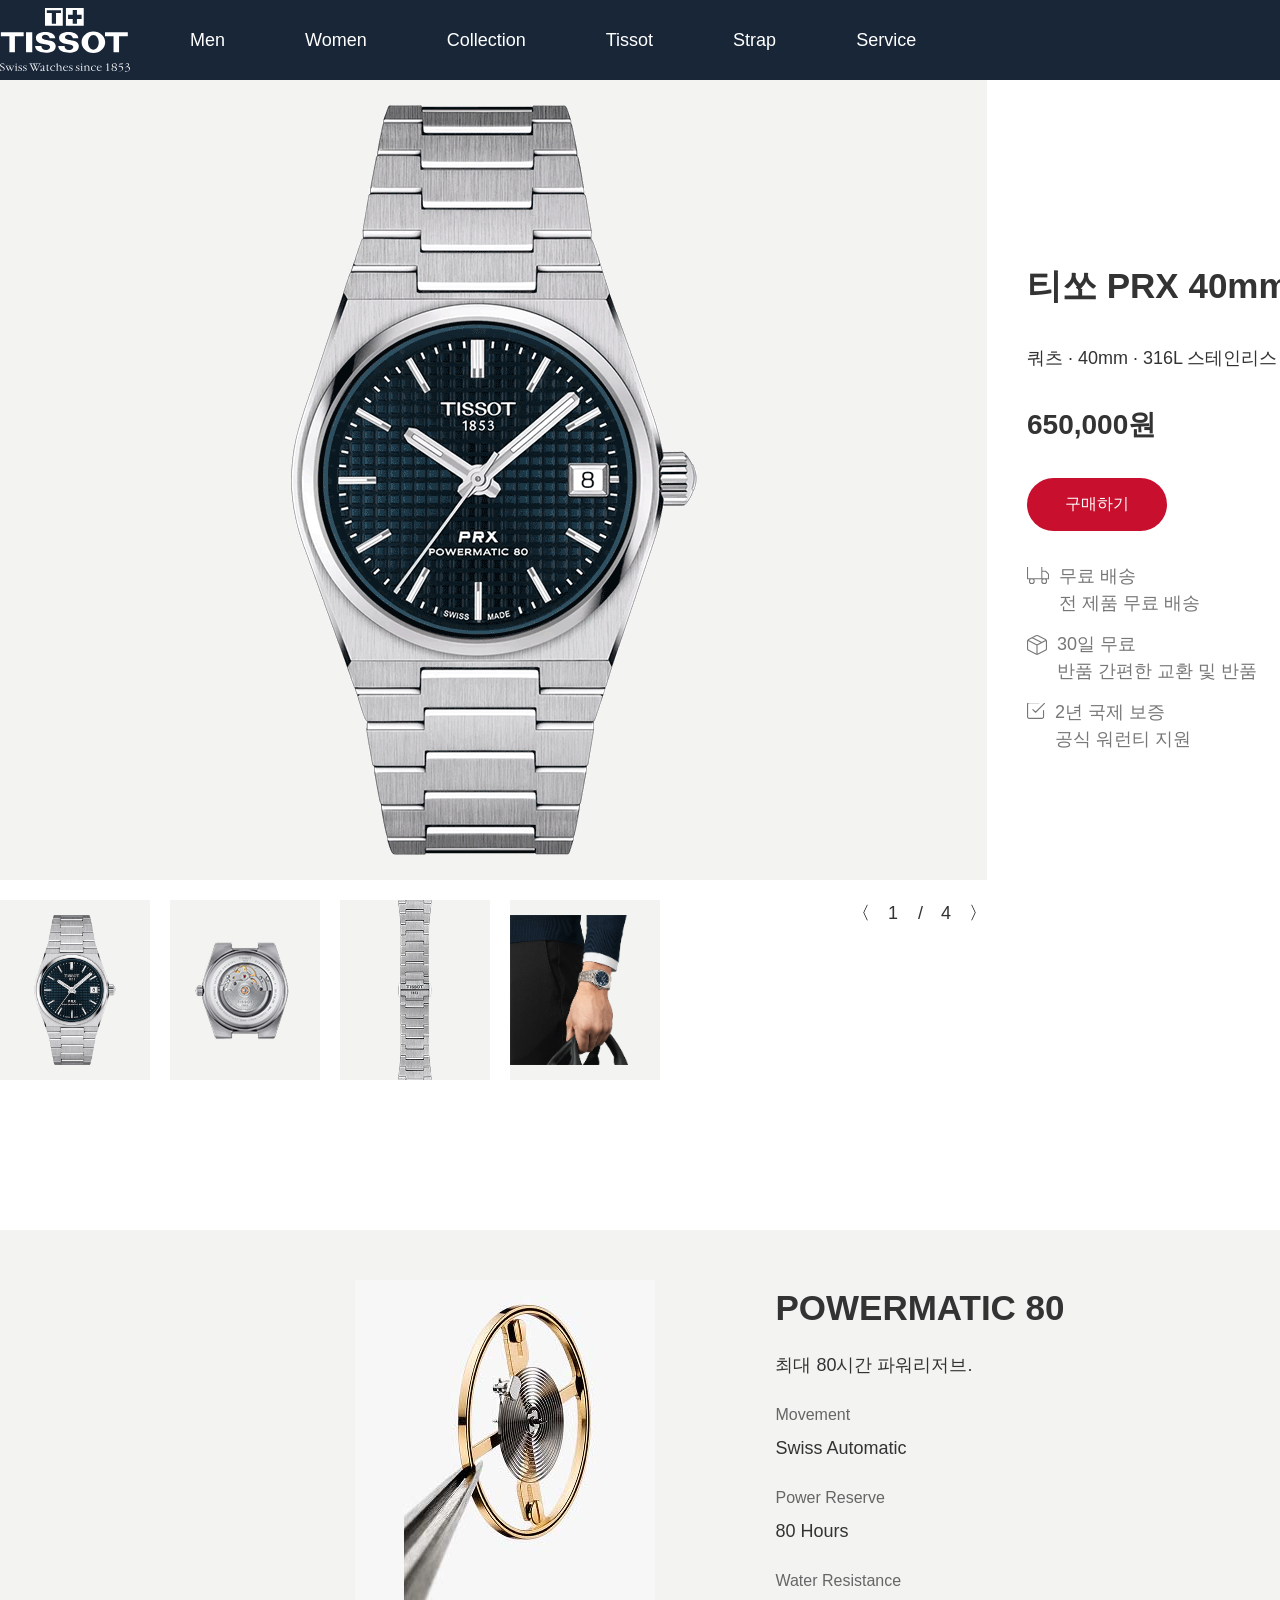
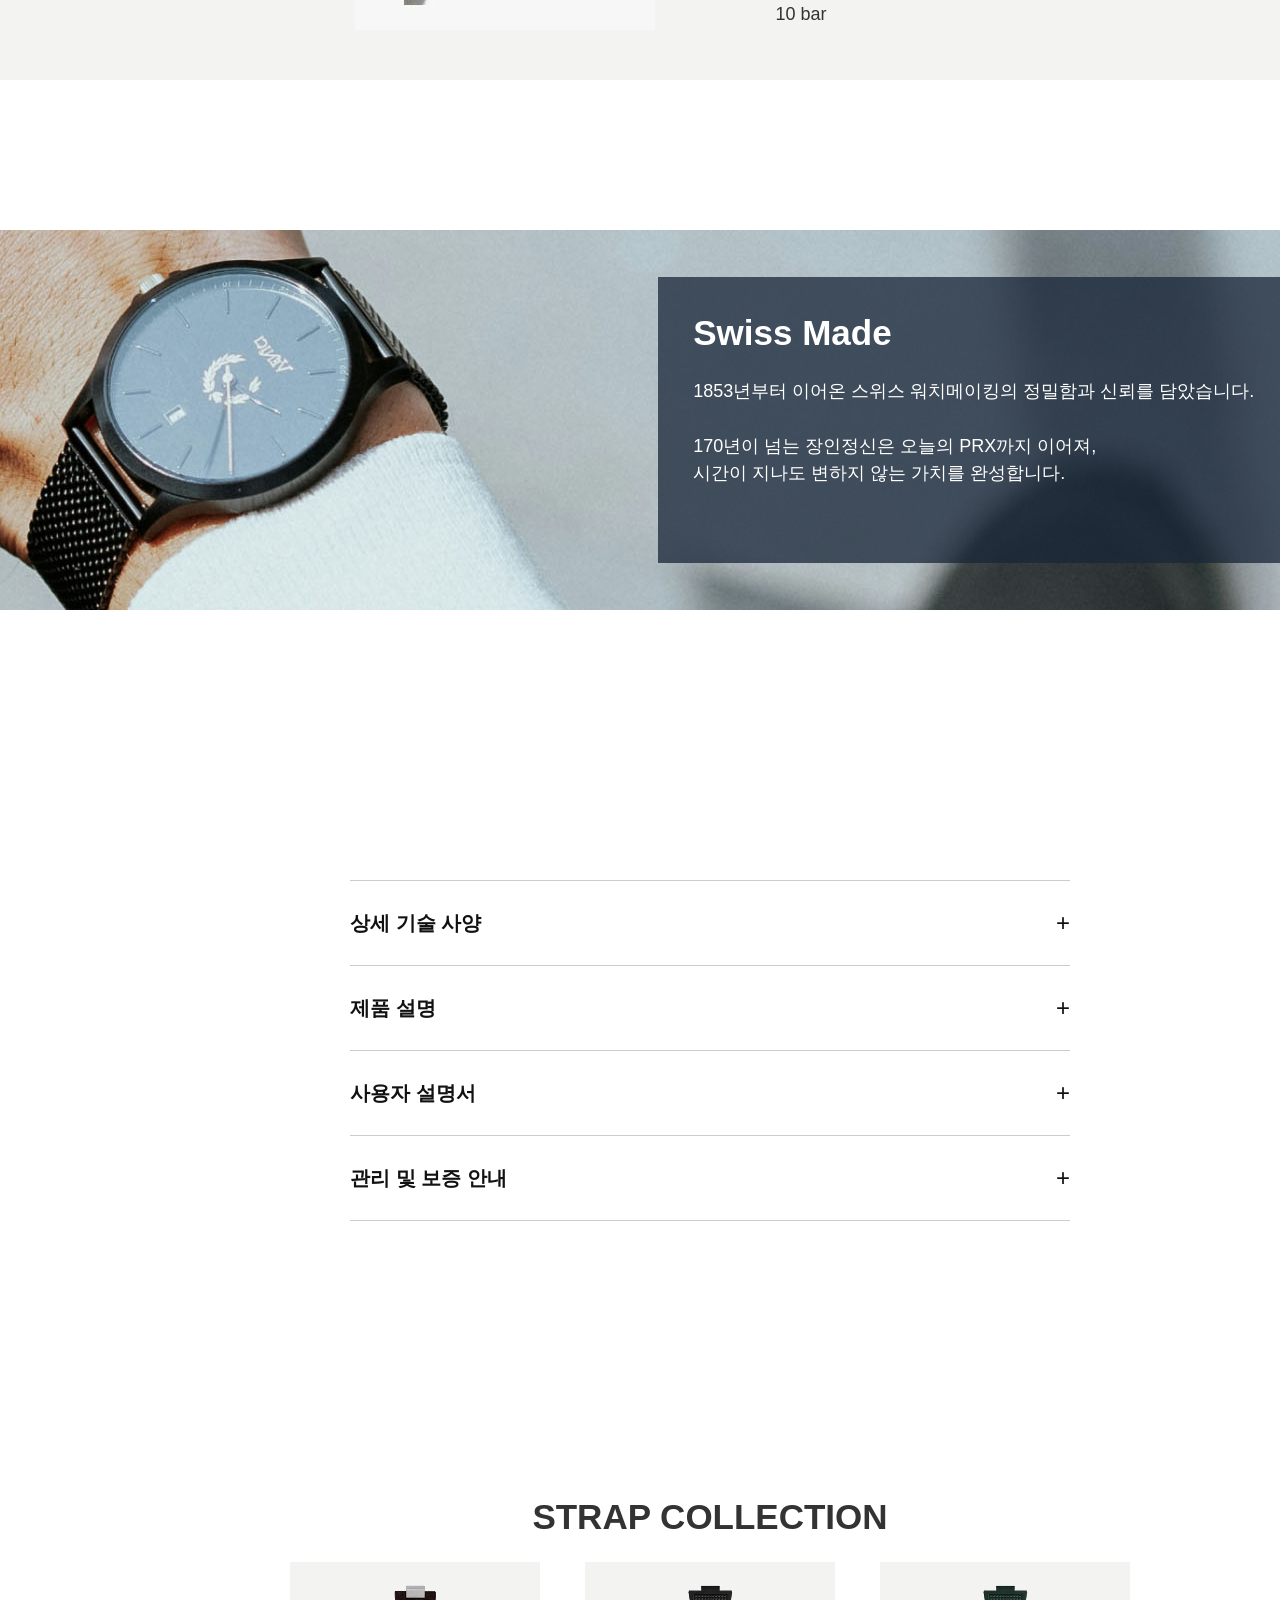
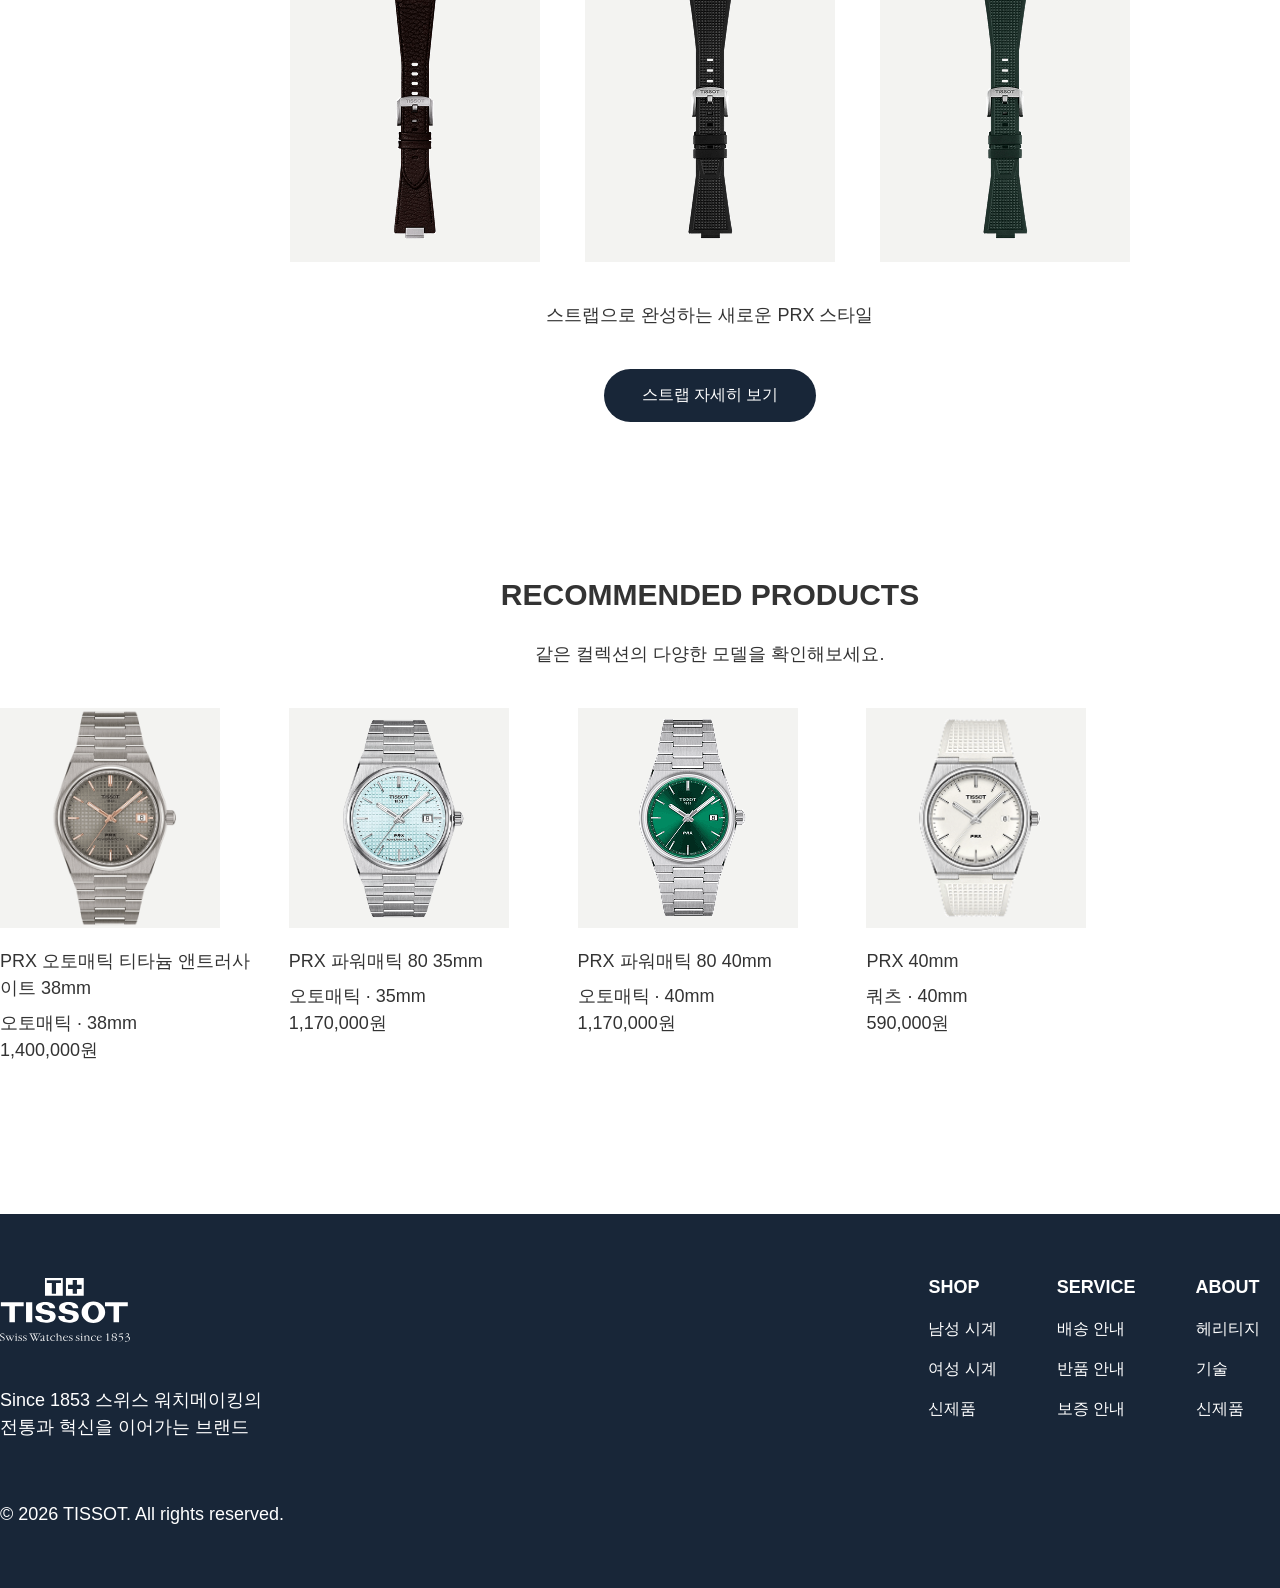
<file: tissot/detail.html>
<!DOCTYPE html>
<html lang="ko">

<head>
    <meta charset="UTF-8">
    <meta name="viewport" content="width=device-width, initial-scale=1.0">
    <title>Tissot Detail</title>
    <link rel="stylesheet" href="./css/common.css">
    <link rel="stylesheet" href="./css/detail.css">
</head>

<body>
    <header>
        <div class="header_inner">
            <h1 class="logo">
                <a href="index.html">
                    <img class="logo_img" src="./img/logo_tissot_white.svg" alt="logo_white">
                </a>
            </h1>
            <nav class="nav">
                <ul class="gnb">
                    <li>
                        <a>Men</a>
                        <div class="sub_menu">
                            <div class="sub_inner">
                                <div class="sub_list">
                                    <ul>
                                        <li>
                                            <a>Classic</a>
                                        </li>
                                        <li>
                                            <a>Sports</a>
                                        </li>
                                        <li>
                                            <a>T-Touch</a>
                                        </li>
                                        <li>
                                            <a>Pocket Watches</a>
                                        </li>
                                        <li>
                                            <a>Gold</a>
                                        </li>
                                    </ul>
                                </div>
                                <div class="sub_visual">
                                    <img src="./img/menu_men.jpg" alt="남성 시계 컬렉션">
                                    <div class="sub_visual_text">
                                        <p>시대를 초월한 클래식부터<br>
                                            역동적인 스포츠 워치까지.
                                        </p>
                                    </div>
                                </div>
                            </div>
                        </div>
                    </li>
                    <li>
                        <a>Women</a>
                        <div class="sub_menu">
                            <div class="sub_inner">
                                <div class="sub_list">
                                    <ul>
                                        <li>
                                            <a>T-Touch</a>
                                        </li>
                                        <li>
                                            <a>Classic</a>
                                        </li>
                                        <li>
                                            <a>Sports</a>
                                        </li>
                                        <li>
                                            <a>Gold</a>
                                        </li>
                                    </ul>
                                </div>
                                <div class="sub_visual">
                                    <img src="./img/menu_women.jpg" alt="여성 시계 컬렉션">
                                    <div class="sub_visual_text">
                                        <p>
                                            세련된 스타일과 정교한 기술이<br>
                                            조화를 이루는 여성 워치 컬렉션.
                                        </p>
                                    </div>
                                </div>
                            </div>
                        </div>
                    </li>
                    <li>
                        <a>Collection</a>
                        <div class="sub_menu">
                            <div class="sub_inner">
                                <div class="sub_list">
                                    <ul>
                                        <li>
                                            <a>All Collections</a>
                                        </li>
                                        <li>
                                            <a href="./product.html" class="btn_link featured_button">PRX</a>
                                        </li>
                                        <li>
                                            <a>Seastar</a>
                                        </li>
                                        <li>
                                            <a>Le Locle</a>
                                        </li>
                                        <li>
                                            <a>Gentleman</a>
                                        </li>
                                        <li>
                                            <a>Heritage</a>
                                        </li>
                                        <li>
                                            <a>T-Touch</a>
                                        </li>
                                    </ul>
                                </div>
                                <div class="sub_visual">
                                    <img src="./img/menu_collection.jpg" alt="컬렉션">
                                    <div class="sub_visual_text">
                                        <p>
                                            PRX부터 르로끌까지,<br>
                                            티쏘를 대표하는 다양한 컬렉션.
                                        </p>
                                    </div>
                                </div>
                            </div>
                        </div>
                    </li>
                    <li>
                        <a>Tissot</a>
                        <div class="sub_menu">
                            <div class="sub_inner">
                                <div class="sub_list">
                                    <ul>
                                        <li>
                                            <a href="./brand.html#about">About Tissot</a>
                                        </li>
                                        <li>
                                            <a href="./brand.html#heritage">Heritage</a>
                                        </li>
                                        <li>
                                            <a href="./brand.html#precision">Precision & Innovation</a>
                                        </li>
                                    </ul>
                                </div>
                                <div class="sub_visual">
                                    <img src="./img/menu_brand.jpg" alt="브랜드">
                                    <div class="sub_visual_text">
                                        <p>
                                            1853년부터 이어온 전통과 혁신,<br>
                                            스위스 워치메이킹의 역사
                                        </p>
                                    </div>
                                </div>
                            </div>
                        </div>
                    </li>
                    <li>
                        <a>Strap</a>
                    </li>
                    <li>
                        <a>Service</a>
                        <div class="sub_menu">
                            <div class="sub_inner">
                                <div class="sub_list">
                                    <ul>
                                        <li><a>Boutique Locator</a>
                                        </li>
                                        <li>
                                            <a>Customer Service</a>
                                        </li>
                                        <li>
                                            <a>
                                                Anti-Counterfeit<br>
                                                Protection
                                            </a>
                                        </li>
                                        <li>
                                            <a>
                                                Register Your<br>
                                                Watch
                                            </a>
                                        </li>
                                        <li>
                                            <a>Corporate Gifts</a>
                                        </li>
                                        <li>
                                            <a>Watch Finder</a>
                                        </li>
                                    </ul>
                                </div>
                                <div class="sub_visual">
                                    <img src="./img/menu_service.jpg" alt="서비스">
                                    <div class="sub_visual_text">
                                        <p>
                                            부티크 서비스부터 시계 관리까지,<br>
                                            오랜 시간을 함께하는 케어 경험
                                        </p>
                                    </div>
                                </div>
                            </div>
                        </div>
                    </li>
                </ul>
            </nav>
            <ul class="header_icon">
                <li>
                    <button class="menu_toggle btn">
                        <img src="./img/icon_filter_light.svg" alt="메뉴 열기">
                    </button>
                </li>
                <li>
                <li>
                    <a>
                        <svg width="20" height="20" viewBox="0 0 20 20" fill="none" xmlns="http://www.w3.org/2000/svg">
                            <circle cx="9.16699" cy="9.16797" r="5" stroke="currentColor" />
                            <path d="M16.667 16.668L14.167 14.168" stroke="currentColor" stroke-linecap="round" />
                        </svg>
                    </a>
                </li>

                <li>
                    <a>
                        <svg width="20" height="20" viewBox="0 0 20 20" fill="none" xmlns="http://www.w3.org/2000/svg">
                            <path
                                d="M2.91699 3.75H3.97547C4.6712 3.75 5.01906 3.75 5.28094 3.93876C5.54283 4.12752 5.65283 4.45753 5.87284 5.11754L6.25033 6.25"
                                stroke="currentColor" stroke-linecap="round" />
                            <path
                                d="M14.5837 14.582H6.70941C6.0736 14.582 5.62463 13.9591 5.82569 13.3559C6.07928 12.5952 6.79122 12.082 7.59314 12.082H12.0837"
                                stroke="currentColor" stroke-linecap="round" stroke-linejoin="round" />
                            <path
                                d="M11.6677 12.0833H9.41206C8.43579 12.0833 7.94766 12.0833 7.53805 11.8872C7.37379 11.8085 7.22104 11.7078 7.08403 11.5878C6.74241 11.2886 6.55012 10.8399 6.16555 9.9426C5.55132 8.5094 5.24421 7.79281 5.44971 7.23305C5.52971 7.01513 5.6592 6.81876 5.82799 6.65938C6.26153 6.25 7.04117 6.25 8.60043 6.25H12.4464C14.2546 6.25 15.1587 6.25 15.6046 6.73714C15.7507 6.89668 15.8605 7.08593 15.9266 7.2919C16.1283 7.92079 15.6797 8.70575 14.7826 10.2757C14.3378 11.0541 14.1154 11.4434 13.7742 11.6944C13.6576 11.7801 13.5321 11.853 13.3998 11.9116C13.0126 12.0833 12.5643 12.0833 11.6677 12.0833Z"
                                stroke="currentColor" stroke-linecap="round" />
                            <circle cx="14.1663" cy="16.6654" r="0.833333" fill="currentColor" />
                            <circle cx="7.50033" cy="16.6654" r="0.833333" fill="currentColor" />
                        </svg>
                    </a>
                </li>
                <li>
                    <a>
                        <svg width="20" height="20" viewBox="0 0 20 20" fill="none" xmlns="http://www.w3.org/2000/svg">
                            <circle cx="10.0003" cy="6.66536" r="2.83333" stroke="currentColor"
                                stroke-linecap="round" />
                            <path
                                d="M3.89557 14.7476C4.35607 12.3614 6.8314 11.25 9.26167 11.25H10.7383C13.1686 11.25 15.6439 12.3614 16.1044 14.7476C16.1361 14.9116 16.1634 15.08 16.1856 15.2523C16.2561 15.8001 15.8023 16.25 15.25 16.25H4.75C4.19771 16.25 3.74395 15.8001 3.81441 15.2523C3.83657 15.08 3.86392 14.9116 3.89557 14.7476Z"
                                stroke="currentColor" stroke-linecap="round" />
                        </svg>
                    </a>
                </li>
            </ul>
        </div>
    </header>

    <nav class="detail_nav">
        <div class="detail_inner inner">
            <a href="./product.html" class="back_link">&larr; PRX 컬렉션으로 돌아가기</a>
            <ul>
                <li><a href="#product_detail">Product Info</a></li>
                <li><a href="#technology">Technology</a></li>
                <li><a href="#brand_story">brand story</a></li>
                <li><a href="#product_information">product information</a></li>
                <li><a href="#strap_collection">strap collection</a></li>
                <li><a href="#recommended_products">recommended products</a></li>
            </ul>
        </div>
    </nav>

    <!-- 네비게이션 끝 -->

    <section id="product_detail">
        <div class="product_inner inner">
            <div class="product_gallery">
                <div class="move_wrap">
                    <div class="slider_move">
                        <div class="main_gallery gallery_1">
                            <img alt="">
                        </div>
                        <div class="main_gallery gallery_2">
                            <img alt="">
                        </div>
                        <div class="main_gallery gallery_3">
                            <img alt="">
                        </div>
                        <div class="main_gallery gallery_4">
                            <img alt="">
                        </div>
                    </div>
                </div>

                <div class="gallery_thumbnails">
                    <div class="thumbnail_item">
                        <img alt="">
                    </div>
                    <div class="thumbnail_item">
                        <img alt="">
                    </div>
                    <div class="thumbnail_item">
                        <img alt="">
                    </div>
                    <div class="thumbnail_item">
                        <img alt="">
                    </div>

                    <div class="product_arrow">
                        <button class="prev">〈</button>
                        <p class="current_number">1</p>
                        <span class="slash">/</span>
                        <p class="total_number">4</p>
                        <button class="next">〉</button>
                    </div>
                </div>

            </div>
            <div class="product_info">
                <div class="product_summary">
                    <p class="product_name"></p>
                    <p class="product_description"></p>
                    <p class="product_price"></p>
                </div>

                <a>
                    <button class="purchase_button btn_round">
                        구매하기
                    </button>
                </a>

                <div class="benefit_list">
                    <div class="benefit_item">
                        <img class="benefit_delivery" src="./img/icon_delivery.svg" alt="배송 아이콘">
                        <p class="benefit_text">무료 배송<br>
                            전 제품 무료 배송
                        </p>
                    </div>

                    <div class="benefit_item">
                        <img class="benefit_return" src="./img/icon_return.svg" alt="반품 아이콘">
                        <p class="benefit_text">30일 무료<br>
                            반품 간편한 교환 및 반품
                        </p>
                    </div>

                    <div class="benefit_item">
                        <img class="benefit_surety" src="./img/icon_warranty.svg" alt="보증 아이콘">
                        <p class="benefit_text">2년 국제 보증<br>
                            공식 워런티 지원
                        </p>
                    </div>
                </div>
            </div>
        </div>
    </section>

    <!-- 제품 설명 끝 -->

    <section id="technology">
        <div class="technology_inner inner">
            <div class="technology_visual">
                <img src="./img/detail_technology_movement.jpg" alt="테크놀로지 이미지">
            </div>
            <div class="technology_content">
                <h2 class="technology_title">
                    POWERMATIC 80
                </h2>
                <p class="technology_description">
                    최대 80시간 파워리저브.
                </p>
                <p class="spec_label">Movement</p>
                <p class="spec_value">Swiss Automatic</p>

                <div class="spec_item">
                    <p class="spec_label">Power Reserve</p>
                    <p class="spec_value">80 Hours</p>
                </div>

                <div class="spec_item">
                    <p class="spec_label">Water Resistance</p>
                    <p class="spec_value">10 bar</p>
                </div>
            </div>
        </div>
    </section>

    <!-- 기술 끝 -->

    <section id="brand_story">
        <div class="brand_inner inner">
            <div class="story_banner">
                <h2 class="banner_title">Swiss Made</h2>
                <p class="story_description">1853년부터 이어온 스위스 워치메이킹의 정밀함과 신뢰를 담았습니다.</p>
                <p class="story_detail">170년이 넘는 장인정신은 오늘의 PRX까지 이어져,<br class="pc_br">
                    시간이 지나도 변하지 않는 가치를 완성합니다.</p>
            </div>
        </div>
    </section>

    <!-- 브랜드 스토리 끝 -->

    <section id="product_information">
        <div class="product_inner inner">
            <div class="accordion">

                <div class="accordion_item">
                    <button class="accordion_title">
                        <span class="accordion_text">상세 기술 사양</span>
                        <span class="accordion_icon">+</span>
                    </button>

                    <div class="accordion_content">
                        <p>
                            무브먼트와 케이스 사이즈, 소재 및 방수 성능은
                            제품 모델에 따라 다르게 적용됩니다.<br>
                            자세한 사양은 해당 제품 정보를 확인해 주세요.
                        </p>
                    </div>
                </div>

                <div class="accordion_item">
                    <button class="accordion_title">
                        <span class="accordion_text">제품 설명</span>
                        <span class="accordion_icon">+</span>
                    </button>

                    <div class="accordion_content">
                        <p>
                            티쏘의 스위스 워치메이킹 기술과 정교한 디자인을 담은 제품입니다.
                            일상과 포멀한 스타일 모두에 자연스럽게 어울리며, 
                            컬렉션별 개성과 기능을 경험할 수 있습니다.
                        </p>
                    </div>
                </div>

                <div class="accordion_item">
                    <button class="accordion_title">
                        <span class="accordion_text">사용자 설명서</span>
                        <span class="accordion_icon">+</span>
                    </button>

                    <div class="accordion_content">
                        <p>
                            시간 설정, 날짜 조정 등 제품 사용 방법은
                            제품과 함께 제공되는 사용자 설명서를 참고해 주세요.
                        </p>

                        <a class="manual_link">
                            사용자 설명서 보기 →
                        </a>
                    </div>
                </div>

                <div class="accordion_item">
                    <button class="accordion_title">
                        <span class="accordion_text">관리 및 보증 안내</span>
                        <span class="accordion_icon">+</span>
                    </button>

                    <div class="accordion_content">
                        <p>
                            강한 충격과 자기장, 급격한 온도 변화는 피해주세요.
                            정기적인 점검과 세척을 통해 제품의 성능과 외관을 오래 유지할 수 있습니다.
                        </p>

                        <p>
                            본 제품은 구매일로부터 2년간 국제 보증이 적용되며,
                            정상적인 사용 중 발생한 제조상 결함에 대해 서비스를 받을 수 있습니다.
                        </p>
                    </div>
                </div>
            </div>
        </div>
    </section>

    <section id="strap_collection">
        <div class="strap_inner inner">
            <h2 class="strap_title">STRAP COLLECTION</h2>
            <div class="strap_list">
                <div class="strap_item">
                    <img src="./img/strap_brown_leather.png" alt="스트랩 이미지">
                </div>
                <div class="strap_item">
                    <img src="./img/strap_black_rubber.png" alt="스트랩 이미지">
                </div>
                <div class="strap_item">
                    <img src="./img/strap_green_rubber.png" alt="스트랩 이미지">
                </div>
            </div>
            <p class="">스트랩으로 완성하는 새로운 PRX 스타일</p>
            <a>
                <button class="strap_button btn_round">
                    스트랩 자세히 보기
                </button>
            </a>
        </div>
    </section>

    <!-- 스트랩 끝 -->

    <section id="recommended_products">
        <div class="recommended_inner inner">
            <div class="recommended_text">
                <p class="recommended_title">
                    RECOMMENDED PRODUCTS
                </p>
                <p class="recommended_decoration">
                    같은 컬렉션의 다양한 모델을 확인해보세요.
                </p>
            </div>
            <div class="recommended_list">
            </div>
        </div>

    </section>

    <!-- 추천 상품 끝 -->

    <footer class="footer">
        <div class="footer_inner inner">
            <div class="footer_top">
                <div class="footer_brand">
                    <div class="footer_logo">
                        <img src="./img/logo_tissot_white.svg" alt="Tissot">
                    </div>
                    <p>
                        Since 1853 스위스 워치메이킹의<br>
                        전통과 혁신을 이어가는 브랜드
                    </p>
                </div>
                <nav class="footer_menu_wrap">
                    <ul>
                        <li class="menu_wrap SHOP">
                            <a>SHOP</a>
                        </li>
                        <li class="footer_menu_link">
                            <a>남성 시계</a>
                        </li>
                        <li class="footer_menu_link">
                            <a>여성 시계</a>
                        </li>
                        <li class="footer_menu_link">
                            <a>신제품</a>
                        </li>
                    </ul>
                    <ul>
                        <li class="menu_wrap SERVICE">
                            <a>SERVICE</a>
                        </li>
                        <li class="footer_menu_link">
                            <a>배송 안내</a>
                        </li>
                        <li class="footer_menu_link">
                            <a>반품 안내</a>
                        </li>
                        <li class="footer_menu_link">
                            <a>보증 안내</a>
                        </li>
                    </ul>
                    <ul>
                        <li class="menu_wrap ABOUT">
                            <a>ABOUT</a>
                        </li>
                        <li class="footer_menu_link">
                        <a>헤리티지</a>
                        </li>
                        <li class="footer_menu_link">
                            <a>기술</a>
                        </li>
                        <li class="footer_menu_link">
                            <a>신제품</a>
                        </li>
                    </ul>
                    <ul>
                        <li class="menu_wrap ABOUT">
                            <a>FOLLOW</a>
                        </li>
                        <li class="footer_menu_link">
                            <a>SNS</a>
                        </li>
                        <li class="footer_menu_link">
                            <a>Newsletter</a>
                        </li>
                        <li class="footer_menu_link">
                            <a>개인정보 방침
                            </a>
                        </li>
                        <li class="footer_menu_link">
                            <a>이용약관</a>
                        </li>
                    </ul>
                </nav>
            </div>
            <div class="footer_bottom">
                <p>
                    © 2026 TISSOT. All rights reserved.
                </p>
            </div>
        </div>
    </footer>
    <script src="./js/common.js"></script>
    <script src="./js/detail.js"></script>
</body>

</html>
</file>
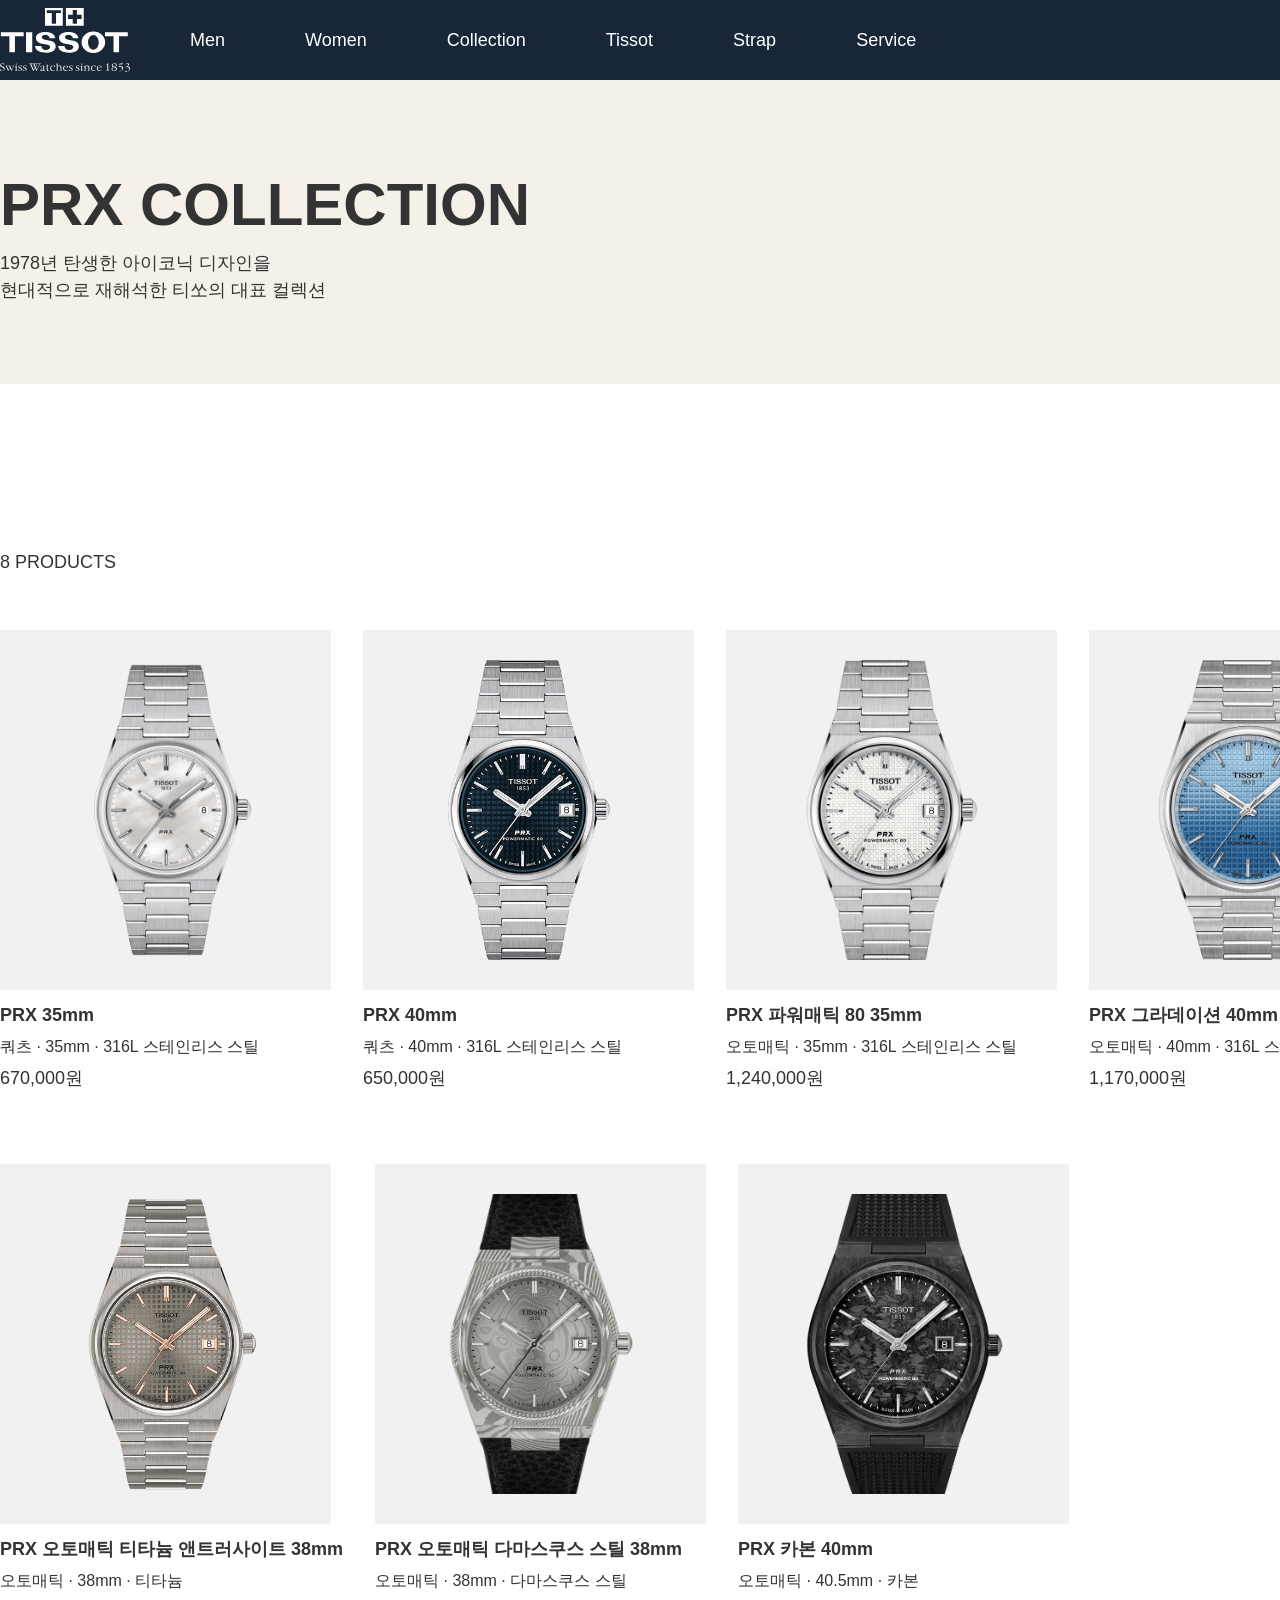
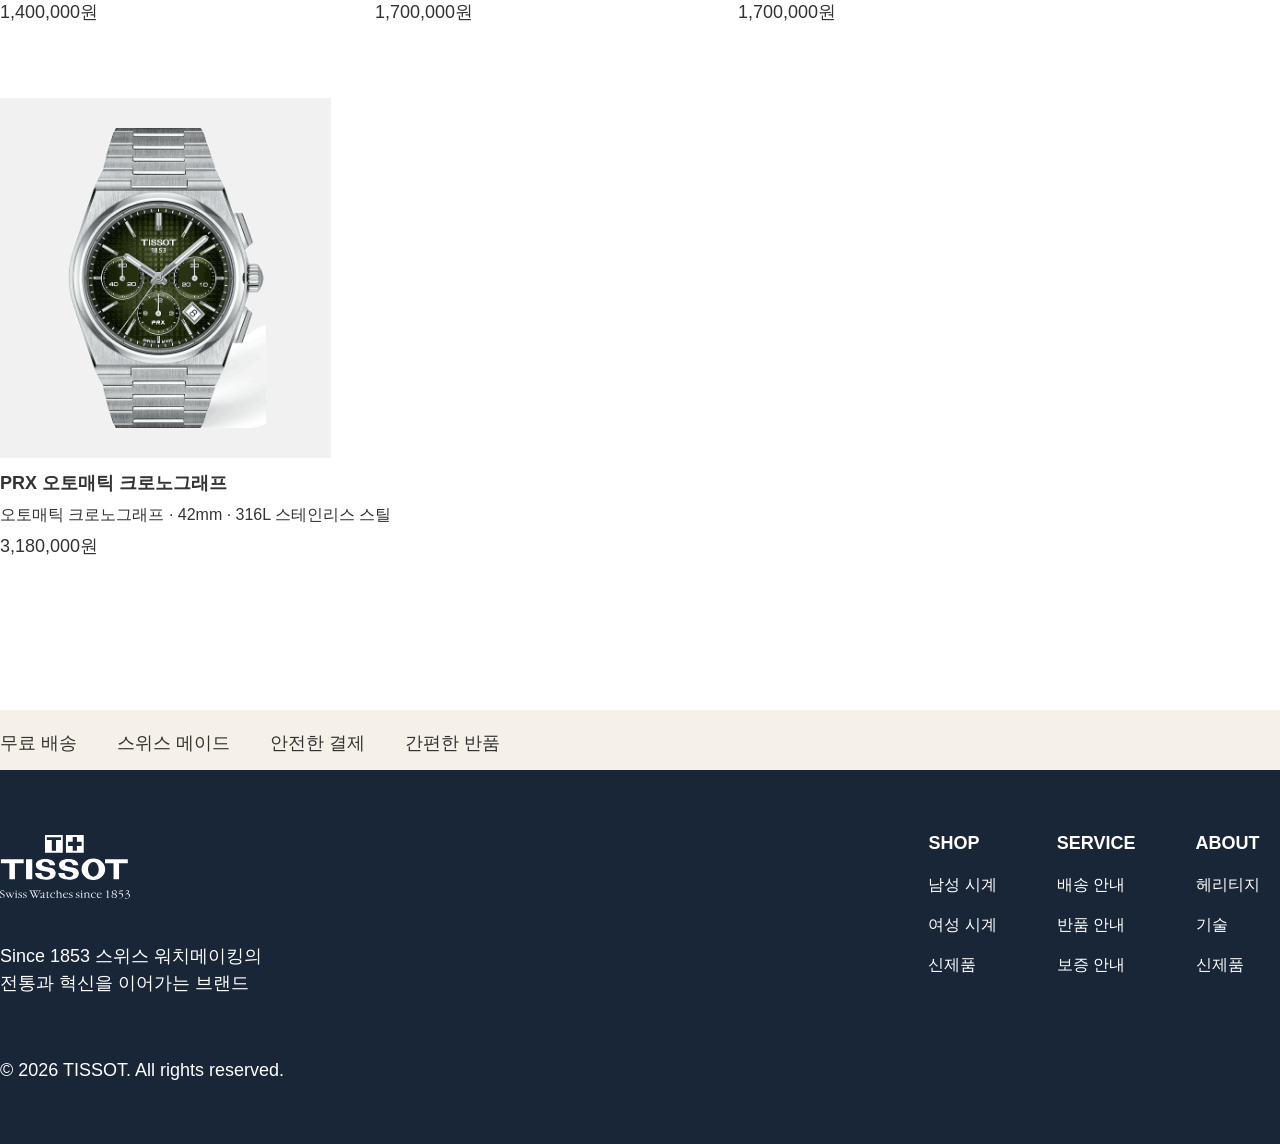
<file: tissot/product.html>
<!DOCTYPE html>
<html lang="ko">

<head>
    <meta charset="UTF-8">
    <meta name="viewport" content="width=device-width, initial-scale=1.0">
    <title>Tissot Products</title>
    <link rel="stylesheet" href="./css/common.css">
    <link rel="stylesheet" href="./css/products.css">
</head>

<body>
    <header>
        <div class="header_inner">
            <h1 class="logo">
                <a href="./index.html">
                    <img class="logo_img" src="./img/logo_tissot_white.svg" alt="logo_white">
                </a>
            </h1>
            <nav class="nav">
                <ul class="gnb">
                    <li>
                        <a>Men</a>
                        <div class="sub_menu">
                            <div class="sub_inner">
                                <div class="sub_list">
                                    <ul>
                                        <li>
                                            <a>Classic</a>
                                        </li>
                                        <li>
                                            <a>Sports</a>
                                        </li>
                                        <li>
                                            <a>T-Touch</a>
                                        </li>
                                        <li>
                                            <a>Pocket Watches</a>
                                        </li>
                                        <li>
                                            <a>Gold</a>
                                        </li>
                                    </ul>
                                </div>
                                <div class="sub_visual">
                                    <img src="./img/menu_men.jpg" alt="남성 시계 컬렉션">
                                    <div class="sub_visual_text">
                                        <p>시대를 초월한 클래식부터<br>
                                            역동적인 스포츠 워치까지.
                                        </p>
                                    </div>
                                </div>
                            </div>
                        </div>
                    </li>
                    <li>
                        <a>Women</a>
                        <div class="sub_menu">
                            <div class="sub_inner">
                                <div class="sub_list">
                                    <ul>
                                        <li>
                                            <a>T-Touch</a>
                                        </li>
                                        <li>
                                            <a>Classic</a>
                                        </li>
                                        <li>
                                            <a>Sports</a>
                                        </li>
                                        <li>
                                            <a>Gold</a>
                                        </li>
                                    </ul>
                                </div>
                                <div class="sub_visual">
                                    <img src="./img/menu_women.jpg" alt="여성 시계 컬렉션">
                                    <div class="sub_visual_text">
                                        <p>
                                            세련된 스타일과 정교한 기술이<br>
                                            조화를 이루는 여성 워치 컬렉션.
                                        </p>
                                    </div>
                                </div>
                            </div>
                        </div>
                    </li>
                    <li>
                        <a>Collection</a>
                        <div class="sub_menu">
                            <div class="sub_inner">
                                <div class="sub_list">
                                    <ul>
                                        <li>
                                            <a>All Collections</a>
                                        </li>
                                        <li>
                                            <a href="./product.html" class="btn_link featured_button">PRX</a>
                                        </li>
                                        <li>
                                            <a>Seastar</a>
                                        </li>
                                        <li>
                                            <a>Le Locle</a>
                                        </li>
                                        <li>
                                            <a>Gentleman</a>
                                        </li>
                                        <li>
                                            <a>Heritage</a>
                                        </li>
                                        <li>
                                            <a>T-Touch</a>
                                        </li>
                                    </ul>
                                </div>
                                <div class="sub_visual">
                                    <img src="./img/menu_collection.jpg" alt="컬렉션">
                                    <div class="sub_visual_text">
                                        <p>
                                            PRX부터 르로끌까지,<br>
                                            티쏘를 대표하는 다양한 컬렉션.
                                        </p>
                                    </div>
                                </div>
                            </div>
                        </div>
                    </li>
                    <li>
                        <a>Tissot</a>
                        <div class="sub_menu">
                            <div class="sub_inner">
                                <div class="sub_list">
                                    <ul>
                                        <li>
                                            <a href="./brand.html#about">About Tissot</a>
                                        </li>
                                        <li>
                                            <a href="./brand.html#heritage">Heritage</a>
                                        </li>
                                        <li>
                                            <a href="./brand.html#precision">Precision & Innovation</a>
                                        </li>
                                    </ul>
                                </div>
                                <div class="sub_visual">
                                    <img src="./img/menu_brand.jpg" alt="브랜드">
                                    <div class="sub_visual_text">
                                        <p>
                                            1853년부터 이어온 전통과 혁신,<br>
                                            스위스 워치메이킹의 역사
                                        </p>
                                    </div>
                                </div>
                            </div>
                        </div>
                    </li>
                    <li>
                        <a>Strap</a>
                    </li>
                    <li>
                        <a>Service</a>
                        <div class="sub_menu">
                            <div class="sub_inner">
                                <div class="sub_list">
                                    <ul>
                                        <li><a>Boutique Locator</a>
                                        </li>
                                        <li>
                                            <a>Customer Service</a>
                                        </li>
                                        <li>
                                            <a>
                                                Anti-Counterfeit<br>
                                                Protection
                                            </a>
                                        </li>
                                        <li>
                                            <a>
                                                Register Your<br>
                                                Watch
                                            </a>
                                        </li>
                                        <li>
                                            <a>Corporate Gifts</a>
                                        </li>
                                        <li>
                                            <a>Watch Finder</a>
                                        </li>
                                    </ul>
                                </div>
                                <div class="sub_visual">
                                    <img src="./img/menu_service.jpg" alt="서비스">
                                    <div class="sub_visual_text">
                                        <p>
                                            부티크 서비스부터 시계 관리까지,<br>
                                            오랜 시간을 함께하는 케어 경험
                                        </p>
                                    </div>
                                </div>
                            </div>
                        </div>
                    </li>
                </ul>
            </nav>
            <ul class="header_icon">
                <li>
                    <button class="menu_toggle btn">
                        <img src="./img/icon_filter_light.svg" alt="메뉴 열기">
                    </button>
                </li>
                <li>
                    <a>
                        <svg width="20" height="20" viewBox="0 0 20 20" fill="none" xmlns="http://www.w3.org/2000/svg">
                            <circle cx="9.16699" cy="9.16797" r="5" stroke="currentColor" />
                            <path d="M16.667 16.668L14.167 14.168" stroke="currentColor" stroke-linecap="round" />
                        </svg>
                    </a>
                </li>

                <li>
                    <a>
                        <svg width="20" height="20" viewBox="0 0 20 20" fill="none" xmlns="http://www.w3.org/2000/svg">
                            <path
                                d="M2.91699 3.75H3.97547C4.6712 3.75 5.01906 3.75 5.28094 3.93876C5.54283 4.12752 5.65283 4.45753 5.87284 5.11754L6.25033 6.25"
                                stroke="currentColor" stroke-linecap="round" />
                            <path
                                d="M14.5837 14.582H6.70941C6.0736 14.582 5.62463 13.9591 5.82569 13.3559C6.07928 12.5952 6.79122 12.082 7.59314 12.082H12.0837"
                                stroke="currentColor" stroke-linecap="round" stroke-linejoin="round" />
                            <path
                                d="M11.6677 12.0833H9.41206C8.43579 12.0833 7.94766 12.0833 7.53805 11.8872C7.37379 11.8085 7.22104 11.7078 7.08403 11.5878C6.74241 11.2886 6.55012 10.8399 6.16555 9.9426C5.55132 8.5094 5.24421 7.79281 5.44971 7.23305C5.52971 7.01513 5.6592 6.81876 5.82799 6.65938C6.26153 6.25 7.04117 6.25 8.60043 6.25H12.4464C14.2546 6.25 15.1587 6.25 15.6046 6.73714C15.7507 6.89668 15.8605 7.08593 15.9266 7.2919C16.1283 7.92079 15.6797 8.70575 14.7826 10.2757C14.3378 11.0541 14.1154 11.4434 13.7742 11.6944C13.6576 11.7801 13.5321 11.853 13.3998 11.9116C13.0126 12.0833 12.5643 12.0833 11.6677 12.0833Z"
                                stroke="currentColor" stroke-linecap="round" />
                            <circle cx="14.1663" cy="16.6654" r="0.833333" fill="currentColor" />
                            <circle cx="7.50033" cy="16.6654" r="0.833333" fill="currentColor" />
                        </svg>
                    </a>
                </li>
                <li>
                    <a>
                        <svg width="20" height="20" viewBox="0 0 20 20" fill="none" xmlns="http://www.w3.org/2000/svg">
                            <circle cx="10.0003" cy="6.66536" r="2.83333" stroke="currentColor"
                                stroke-linecap="round" />
                            <path
                                d="M3.89557 14.7476C4.35607 12.3614 6.8314 11.25 9.26167 11.25H10.7383C13.1686 11.25 15.6439 12.3614 16.1044 14.7476C16.1361 14.9116 16.1634 15.08 16.1856 15.2523C16.2561 15.8001 15.8023 16.25 15.25 16.25H4.75C4.19771 16.25 3.74395 15.8001 3.81441 15.2523C3.83657 15.08 3.86392 14.9116 3.89557 14.7476Z"
                                stroke="currentColor" stroke-linecap="round" />
                        </svg>
                    </a>
                </li>
            </ul>
        </div>
    </header>

    <!-- 메인 메뉴 끝 -->

    <section class="banner">
        <div class="inner">
            <h2 class="banner_title">
                PRX COLLECTION
            </h2>

            <p>
                1978년 탄생한 아이코닉 디자인을<br>
                현대적으로 재해석한 티쏘의 대표 컬렉션
            </p>
        </div>
    </section>

    <!-- 배너 끝 -->

    <section class="product_section">
        <div class="filter_overlay"></div>

        <div class="product_inner inner">
            <div class="product_tools">
                <p class="product_count">8 PRODUCTS</p>

                <div class="product_tool_buttons">
                    <button type="button" class="filter_open">
                        FILTER
                        <img src="./img/icon_filter_dark.svg" alt="">
                    </button>
                </div>
            </div>

            <div class="filter_panel">
                <div class="filter_panel_top">
                    <p>Filter</p>

                    <button type="button" class="filter_close">
                        &times;
                    </button>
                </div>

                <div class="filter_menu">

                    <!-- 무브먼트 -->
                    <div class="filter_group">
                        <div class="filter_item movement_title">
                            <p>무브먼트</p>
                            <span class="movement_icon">&plus;</span>
                        </div>

                        <div class="filter_movement">
                            <button type="button" class="filter_all active">
                                전체
                            </button>

                            <button type="button" class="filter_quartz">
                                쿼츠
                            </button>

                            <button type="button" class="filter_automatic">
                                오토매틱
                            </button>
                        </div>
                    </div>

                    <!-- 다이얼 컬러 -->
                    <div class="filter_group">
                        <div class="filter_item color_title">
                            <p>다이얼 컬러</p>
                            <span class="color_icon">&plus;</span>
                        </div>

                        <div class="filter_color">
                            <button type="button" class="color_all active">
                                전체
                            </button>

                            <button type="button" class="color_blue">
                                블루
                            </button>

                            <button type="button" class="color_white">
                                화이트
                            </button>

                            <button type="button" class="color_gray">
                                그레이
                            </button>

                            <button type="button" class="color_black">
                                블랙
                            </button>

                            <button type="button" class="color_green">
                                그린
                            </button>
                        </div>
                    </div>

                </div>
                <div class="filter_bottom">
                    <button type="button" class="filter_reset">
                        초기화
                    </button>

                    <button type="button" class="filter_apply">
                        결과 확인
                    </button>
                </div>
            </div>
        </div>

        <div id="productList"></div>
    </section>

    <!-- 추후 추가 예정: 가격, 케이스 사이즈, 소재, 컬러, 스트랩 필터 -->

    <!-- json 프로덕트 끝 -->

    <section class="shopping_service">
        <div class="inner">
            <div class="shopping_service_list">
                <div class="shopping_service_item">
                    <p>무료 배송</p>
                </div>

                <div class="shopping_service_item">
                    <p>스위스 메이드</p>
                </div>

                <div class="shopping_service_item">
                    <p>안전한 결제</p>
                </div>

                <div class="shopping_service_item">
                    <p>간편한 반품</p>
                </div>
            </div>
        </div>
    </section>

    <!-- 서비스 끝 -->

    <footer class="footer">
        <div class="footer_inner inner">
            <div class="footer_top">
                <div class="footer_brand">
                    <div class="footer_logo">
                        <img src="./img/logo_tissot_white.svg" alt="Tissot">
                    </div>
                    <p>
                        Since 1853 스위스 워치메이킹의<br>
                        전통과 혁신을 이어가는 브랜드
                    </p>
                </div>
                <nav class="footer_menu_wrap">
                    <ul>
                        <li class="menu_wrap SHOP">
                            <a>SHOP</a>
                        </li>
                        <li class="footer_menu_link">
                            <a>남성 시계</a>
                        </li>
                        <li class="footer_menu_link">
                            <a>여성 시계</a>
                        </li>
                        <li class="footer_menu_link">
                            <a>신제품</a>
                        </li>
                    </ul>
                    <ul>
                        <li class="menu_wrap SERVICE">
                            <a>SERVICE</a>
                        </li>
                        <li class="footer_menu_link">
                            <a>배송 안내</a>
                        </li>
                        <li class="footer_menu_link">
                            <a>반품 안내</a>
                        </li>
                        <li class="footer_menu_link">
                            <a>보증 안내</a>
                        </li>
                    </ul>
                    <ul>
                        <li class="menu_wrap ABOUT">
                            <a>ABOUT</a>
                        </li>
                        <li class="footer_menu_link">
                        <a>헤리티지</a>
                        </li>
                        <li class="footer_menu_link">
                            <a>기술</a>
                        </li>
                        <li class="footer_menu_link">
                            <a>신제품</a>
                        </li>
                    </ul>
                    <ul>
                        <li class="menu_wrap ABOUT">
                            <a>FOLLOW</a>
                        </li>
                        <li class="footer_menu_link">
                            <a>SNS</a>
                        </li>
                        <li class="footer_menu_link">
                            <a>Newsletter</a>
                        </li>
                        <li class="footer_menu_link">
                            <a>개인정보 방침
                            </a>
                        </li>
                        <li class="footer_menu_link">
                            <a>이용약관</a>
                        </li>
                    </ul>
                </nav>
            </div>
            <div class="footer_bottom">
                <p>
                    © 2026 TISSOT. All rights reserved.
                </p>
            </div>
        </div>
    </footer>
    <script src="./js/common.js"></script>
    <script src="./js/products.js"></script>
</body>

</html>
</file>
<file: tissot/css/common.css>
* {
    padding: 0;
    margin: 0;
    box-sizing: border-box;
}

ul {
    list-style: none;
}

a {
    text-decoration: none;
    color: inherit;
}

img {
    display: block;
    width: 100%;
    object-fit: cover;
}

body {
    font-size: 18px;
    line-height: 1.5;
    color: #333;
    font-family: "suit", sans-serif;
}

.btn_round {
    padding: 16px 38px;
    border-radius: 28px;
    font-size: 16px;
    font-weight: 500;
    border: none;
}

.btn_link {
    display: inline-block;
    padding: 0;
    border: none;
    font-size: 16px;
    font-weight: 500;
    background-color: transparent;
}

.btn {
    padding: 0;
    border: none;
    margin-top: 0;
    background-color: transparent;
}

.inner {
    width: 1420px;
    margin: 0 auto;
}

header {
    position: absolute;
    top: 0;
    left: 0;
    z-index: 999;
    background-color: #182638;
    width: 100%;
    height: 80px;
}

header::before {
    content: "";
    position: absolute;
    top: 0;
    left: 0;
    width: 100%;
    height: 100%;
    background-color: #fff;
    opacity: 0;
    transition: opacity .25s;
    pointer-events: none;
    z-index: 0;
}

header.open::before {
    opacity: 1;
}

header.open {
    color: #333;
}

header.open .header_icon a {
    color: #333;
}

header.open .gnb>li>a {
    color: #333;
}

header.open .gnb>li:hover>a {
    color: #C8102E;
}

.header_icon {
    display: flex;
    gap: 24px;
    margin-left: auto;
    position: relative;
    z-index: 1;
    flex-shrink: 0;
}

.header_icon a {
    color: #fff;
}

.logo {
    width: 130px;
    height: 75px;
}

.logo a {
    position: relative;
    display: block;
    width: 100%;
    height: 100%;
}

.logo img {
    position: absolute;
    top: 50%;
    left: 0;
    width: 130px;
    height: auto;
    transform: translateY(-50%);
    display: block;
}

.gnb {
    display: flex;
    gap: 40px;
}

.nav {
    flex: 1;
    min-width: 0;
    margin-left: 40px;
    flex-shrink: 0;
}

.gnb>li>a {
    position: relative;
    display: block;

    padding: 30px 20px;
    color: #fff;
    transition: color .3s;
}

.gnb>li:hover>a {
    color: #C8102E;
}

.gnb>li:hover>a::after {
    width: 100%;
}

.gnb>li:hover>a::after {
    width: calc(100% - 40px);
}

.gnb>li>a.active::after {
    width: calc(100% - 40px);
}

.sub_menu {
    position: absolute;
    top: 100%;
    left: 0;
    width: 100%;
    background-color: #fff;
    opacity: 0;
    visibility: hidden;
    pointer-events: none;
    transition: opacity .25s ease;
    border-top: 1px solid #DEDDDD;
    font-size: 20px;
}

.sub_inner {
    display: flex;
    width: 1420px;
    margin: 0 auto;
    justify-content: space-between;
    align-items: stretch;
}

.sub_list {
    width: 250px;
    padding-top: 20px;
}

.sub_visual {
    position: relative;
    width: 1008px;
}

.sub_visual_text {
    position: absolute;
    left: 20px;
    bottom: 22px;
    z-index: 1;
    color: #fff;
    font-size: 16px;
    line-height: 1.5;
}

.sub_visual img {
    display: block;
    width: 100%;
    height: 100%;
    object-fit: cover;
}

.gnb li:hover .sub_menu {
    opacity: 1;
    visibility: visible;
    pointer-events: auto;
}

.sub_menu li a {
    position: relative;
    display: inline-block;
    padding: 10px 20px;
    color: #333;
}

.sub_menu li a::after {
    content: "";
    position: absolute;
    bottom: -5px;
    left: 0;
    width: 0;
    height: 1px;
    background-color: #333;
    transition: .3s;
}

.sub_menu li a:hover::after {
    width: 100%;
}

.header_inner {
    width: 1420px;
    height: 100%;
    margin: 0 auto;
    display: flex;
    align-items: center;
}

.title {
    font-size: 60px;
    font-weight: 700;
}

.section_title {
    width: 1420px;
    margin: 0 auto 50px;
    font-size: 32px;
}

.menu_toggle {
    display: none;
    border: 0;
    background: none;
    color: #fff;
    font-size: 24px;
    cursor: pointer;
}

.mobile_br {
    display: none;
}

@media all and (max-width:1279px) and (min-width:960px) {

    .header_inner,
    .sub_inner,
    .footer_inner {
        width: calc(100% - 40px);
    }

    .logo {
        width: 110px;
    }

    .logo img {
        width: 110px;
    }

    .nav {
        margin-left: 30px;
    }

    .gnb {
        gap: 8px;
    }

    .gnb>li>a {
        padding: 30px 10px;
        font-size: 14px;
    }

    .header_icon {
        gap: 12px;
    }
}

@media all and (max-width: 959px) {
    .header_inner {
        width: calc(100% - 40px);
        height: 70px;
        justify-content: space-between;
    }

    header {
        height: 70px;
    }

    .logo {
        width: 110px;
        height: 70px;
    }

    .logo img {
        width: 110px;
    }

    .menu_toggle {
        position:relative;
        display: block;
        z-index:6001;
    }

.menu_toggle img {
    display: block;
    width: 24px;
    height: 24px;
    filter: none;
    opacity: 1;
}

    .nav {
        display: none;
        position: absolute;
        top: 70px;
        left: 0;
        width: 100%;
        background-color: #fff;
        padding: 0;
        z-index: 6000;
    }

    .nav.open {
        display: block;
    }

    .gnb {
        flex-direction: column;
        gap: 0;
    }

    .gnb>li{
        width: calc(100% - 40px);
        border-bottom: 1px solid #e5e5e5;
    }

    .gnb>li>a {
        display: block;
        width: calc(100% - 40px);
        padding: 18px 20px;
        color: #111;
        font-size: 16px;
    }

    .header_icon {
        margin-left: 0;
        gap: 14px;
    }

    .sub_menu {
        display: none;
    }

    .mobile_br {
        display: block;
    }

    .pc_br{
        display:none;
    }

}
</file>
<file: tissot/css/detail.css>
section {
    margin: 0 auto;
}

h2 {
    font-size: 60px;
}

h3 {
    font-size: 35px;
}

.body_text {
    font-weight: 500;
}

.content_title {
    font-size: 24px;
}

.caption {
    font-size: 16px;
}

#strap_collection,
.recommended_text {
    text-align: center;
}

.strap_title,
.technology_title {
    font-size: 35px;
    font-weight: 700;
}

/* 서브 공통 끝 */

.detail_nav {
    color: #fff;
    position: sticky;
    top: 0;
    background-color: #182638;
    margin-bottom: 38px;
    font-size: 14px;
    z-index: 2;
}

.detail_inner {
    display: flex;
    height: 42px;
    align-items: center;
    gap: 64px;
}

.detail_inner>ul {
    display: flex;
    gap: 28px;
}

/* 네비 끝 */

.product_inner {
    display: flex;
    gap: 40px;
}

.product_gallery {
    width: 987px;
}

.move_wrap {
    width: 987px;
    height: 800px;
    background-color: #F3F3F1;
    overflow: hidden;
}

.slider_move {
    width: calc(987px * 4);
    height: 800px;
    display: flex;
    align-items: center;
    transition: transform 0.4s;
}

.main_gallery {
    width: 987px;
    height: 800px;
    flex-shrink: 0;
    display: flex;
    justify-content: center;
    align-items: center;
}

.main_gallery img {
    width: 750px;
    height: 750px;
    object-fit: contain;
    cursor: zoom-in;
}

.gallery_thumbnails {
    width: 987px;
    display: flex;
    gap: 20px;
    margin-top: 20px;
}

.thumbnail_item {
    display: flex;
    align-items: center;
    width: 150px;
    height: 180px;
    background-color: #F3F3F1;
}

.thumbnail_item img {
    width: 100%;
    height: 100%;
    cursor: pointer;
    margin: 0 auto;
    object-fit: contain;
}

.product_arrow {
    margin-left: auto;
    display: flex;
    gap: 18px;
    height: 25px;
}

.product_arrow button {
    border: 0;
    background: none;
    cursor: pointer;
    font-size: 18px;
    padding: 0;
}

.current_number {
    width: 12px;
}

.product_info {
    width: 413px;
}

.product_name {
    margin-top: 180px;
    font-size: 35px;
    font-weight: 700;
}

.product_description {
    margin: 32px 0;
}

.product_price {
    font-size: 28px;
    font-weight: 700;
}

.purchase_button {
    display: inline-block;
    background-color: #C8102E;
    color: #fff;
    margin: 32px 0;
    cursor: pointer;
}

.benefit_delivery,
.benefit_return,
.benefit_surety {
    flex-shrink: 0;
    width:22px;
    margin:4px 0 auto;
}

.benefit_item {
    display: flex;
    gap: 10px;
    color: #777;
}

.benefit_item:nth-child(2) {
    margin: 14px 0;
}

.benefit_delivery {
    width: 22px;
    height: 17px;
}

.benefit_return {
    width: 20px;
    height: 20px;
}

.benefit_surety {
    width: 18px;
    height: 16px;
}



/* 네비 끝 */


#technology {
    margin: 150px auto;
}

.technology_inner {
    display: flex;
    justify-content: center;
    align-items: center;
    gap: 120px;
    height: 450px;
    background-color: #F3F3F1;
}

.technology_visual {
    width: 300px;
    height: 350px;
}

.technology_title {
    margin-bottom: 18px;
}

.technology_description {
    margin-bottom: 24px;
}

.spec_item {
    margin-top: 24px;
}

.spec_label {
    color: #666;
    font-size: 16px;
    margin-bottom: 8px;
}


/* 테크놀로지 끝 */

#brand_story {
    color: #fff;
    margin: 150px auto;
}

.brand_inner {
    position: relative;
    background-image: url("../img/detail_brand_story_banner.jpg");
    height: 380px;
}

.story_banner {
    position: absolute;
    top: 50%;
    right: 4%;
    transform: translateY(-50%);
    width: 705px;
    height: 286px;
    background-color: rgba(24, 38, 56, 0.75);
    padding: 30px 35px;
}

.story_banner p {
    font-weight: 400;
}

.banner_title {
    font-size: 35px;
    font-weight: 700;
}

.story_description {
    margin: 18px 0 28px 0;
}

/* 브랜드 스토리 끝 */

#product_information {
    padding: 120px 0;
}

#product_information .product_inner {
    display: block;
}

.accordion {
    width: 720px;
    margin: 0 auto;
    border-top: 1px solid #ccc;
}

.accordion_item {
    border-bottom: 1px solid #ccc;
    font-size: 35px;
}

.accordion_title {
    width: 100%;
    padding: 28px 0;

    display: flex;
    justify-content: space-between;
    align-items: center;

    border: 0;
    background: none;
    cursor: pointer;

    font-family: inherit;
    color: #111;
    text-align: left;
}

.accordion_text {
    font-size: 20px;
    font-weight: 600;
}

.accordion_icon {
    font-size: 24px;
    font-weight: 300;
}

.accordion_content {
    display: none;
    padding: 0 0 28px;

    font-size: 16px;
    line-height: 1.6;
    color: #555;
}

.accordion_item.active .accordion_content {
    display: block;
}

/* 아코디언 끝 */

#strap_collection {
    margin: 150px auto;
}

.strap_list {
    display: flex;
    justify-content: center;
    gap: 45px;
}

.strap_item {
    width: 250px;
    height: 300px;
    background-color: #F3F3F1;
    margin: 18px 0 40px 0;
}

.strap_button {
    display: inline-block;
    margin-top: 40px;
    color: #fff;
    background-color: #182638;
    font-weight: 400;
    cursor: pointer;
}

/* 스트랩 끝 */

#recommended_products {
    margin-bottom: 150px;
}

.recommended_title {
    font-size: 30px;
    font-weight: 700;
    margin-bottom: 24px;
}

.recommended_list {
    margin: 40px auto 0;
    display: flex;
    gap: 24px;

}

.recommended_img {
    width: 220px;
    height: 220px;
    background-color: #F3F3F1;
}

.recommended_item {
    width: calc((100% - 96px) / 5);
}

.recommended_item:nth-child(n+1):nth-child(-n+4) img {
    width: 220px;
    height: 220px;
    margin: 0 auto;
}

.recommended_item:nth-child(5) img {
    width: 215px;
    height: 215px;
    margin: 0 auto;
}

.recommended_name {
    margin: 20px 0 8px 0;
}

/* 추천 상품 끝 */

.footer {
    width: 100%;
    background-color: #182638;
    color: #fff;
    padding: 60px 0;
}

.footer_menu_link {
    font-size: 16px;
    font-weight: 400;
}

.footer_top {
    display: flex;
}

.footer_logo {
    width: 130px;
    height: 73px;
    margin-bottom: 40px;
}

.footer_logo img {
    width: 100%;
    height: 100%;
    object-fit: contain;
}

.footer_brand {
    width: 710px;
}

.footer_menu_wrap {
    width: 710px;
    display: flex;
    gap: 60px;
    justify-content: flex-end;
}

.menu_wrap {
    font-weight: 600;
}

.footer_menu_wrap ul li:not(:last-child) {
    margin-bottom: 16px;
}

.footer_menu_wrap .menu_title {
    margin-bottom: 20px;
}

.footer_bottom {
    margin-top: 40px;
}

@media all and (max-width:1279px) and (min-width:960px) {

    .detail_inner,
    .product_inner,
    .technology_inner,
    .brand_inner,
    #product_information .product_inner,
    .strap_inner,
    .recommended_inner,
    .footer_inner {
        width: calc(100% - 80px);
    }

    /* 태블릿 공통 설정 끝 */

    .product_inner {
        gap: 32px;
        align-items: flex-start;
    }

    .product_gallery {
        width: calc(65% - 16px);
    }

    .move_wrap {
        width: 100%;
        height: 600px;
    }

    .slider_move {
        width: 400%;
        height: 600px;
    }

    .main_gallery {
        width: 25%;
        height: 600px;
    }

    .main_gallery img {
        width: 90%;
        height: 90%;
        object-fit: contain;
    }

    .gallery_thumbnails {
        width: 100%;
        gap: 12px;
    }

    .thumbnail_item {
        width: 110px;
        height: 130px;
    }

    .thumbnail_item img {
        max-width: 90%;
        max-height: 90%;
        object-fit: contain;
    }

    .product_info {
        width: calc(35% - 16px);
    }

    .product_name {
        margin-top: 80px;
        font-size: 30px;
    }

    .product_description {
        margin: 24px 0;
    }

    .product_price {
        font-size: 24px;
    }

    .recommended_img {
        width: 180px;
    }

    .recommended_item:nth-child(n+1):nth-child(-n+5) img {
        width: 140px;
    }
}

@media all and (max-width:959px) {

    .product_name,
    .product_description,
    .product_price,
    .technology_inner,
    .story_banner,
    #strap_collection,
    .recommended_text,
    .footer {
        text-align: center;
    }

    .inner {
        width: calc(100% - 20px);
    }

    section {
        margin-bottom: 50px;
    }


    h2 {
        font-size: 36px;
    }

    h3,
    .strap_title,
    .technology_title {
        font-size: 28px;
    }

    .content_title {
        font-size: 20px;
    }

    .body_text,
    .product_spec .caption {
        font-size: 14px;
    }

    #technology,
    #brand_story,
    #strap_collection,
    #recommended_products {
        margin: 100px auto;
    }

    /* 모바일 공통 설정 끝 */

    .detail_nav {
        margin-bottom: 24px;
        overflow-x: auto;
        display: none;
    }

    .detail_inner {
        width: max-content;
        min-width: 100%;
        height: 42px;
        padding: 0 20px;
        gap: 32px;
    }

    .detail_inner>ul {
        gap: 20px;
        white-space: nowrap;
    }

    /* 모바일 메인 메뉴 끝 */

    .product_inner {
        width: calc(100% - 40px);
        margin: 0 auto;
        flex-direction: column;
        gap: 40px;
    }

    .product_gallery,
    .move_wrap {
        width: 100%;
    }

    .move_wrap {
        height: 440px;
    }

    .slider_move {
        width: 400%;
        height: 440px;
    }

    .main_gallery {
        width: 25%;
        height: 440px;
    }

    .main_gallery img {
        width: 90%;
        height: 90%;
        object-fit: contain;
    }

    .gallery_thumbnails {
        width: 100%;
        gap: 12px;
        overflow-x: auto;
        padding-bottom: 8px;
    }

    .thumbnail_item {
        width: 90px;
        height: 110px;
        flex-shrink: 0;
    }

    .thumbnail_item img {
        max-width: 85%;
        max-height: 85%;
        object-fit: contain;
    }

    .benefit_list {
        width: 250px;
        margin: 0 auto;
    }

    .benefit_item:nth-child(2) {
        margin: 18px 0;
    }

    .benefit_item {
        text-align: left;
        align-items: flex-start;
        gap: 10px;
    }

    .benefit_item img {
        width: 20px;
        height: 20px;
        flex-shrink: 0;
        object-fit: contain;
        margin-top: 3px;
    }

    .benefit_text {
        width: calc(100% - 30px);
        text-align: left;
        line-height: 1.6;
    }

    .benefit_delivery {
        width: 20px;
        height: 16px;
    }

    /* 모바일 상품 끝 */

    .story_banner {
        width: calc(100% - 40px);
        height: auto;
    }

    /* 모바일 스토리 끝 */

    #product_information {
        padding: 0;
    }

    .accordion {
        width: calc(100% - 40px);
    }

    .accordion_content>p {
        text-align: left;
    }

    .manual_link {
        display: block;
        margin-top: 20px;
        text-align: left;
    }

    /* 모바일 아코디언 끝 */

    .product_arrow {
        flex-shrink: 0;
    }

    .product_info {
        width: 100%;
    }

    .benefit_text {
        text-align: left;
    }

    .product_name {
        margin-top: 0;
        font-size: 28px;
    }

    .product_description {
        margin: 20px 0;
    }

    .product_price {
        font-size: 24px;
    }

    .purchase_button {
        width: 100%;
        margin: 24px 0;
        text-align: center;
    }

    /* 모바일 프로덕트 끝 */

    .technology_inner {
        flex-direction: column;
        gap: 20px;
        height: auto;
        padding: 30px 0;
    }

    /* 모바일 테크놀로지 끝 */

    .strap_list {
        gap: 15px;
    }

    .strap_item {
        height: auto;
        margin: 18px 0;
    }

    .strap_button {
        margin-top: 20px;
    }

    /* 모바일 스트랩 끝 */

    .recommended_list {
        width: calc(100% - 40px);
        flex-direction: column;
    }

    .recommended_item {
        width: calc(100% / 1);
    }

    .recommended_img {
        width:100%;
        margin: 0 auto;
    }

    /* 모바일 레거먼드 끝 */

    .footer_brand {
        width: 100%;
    }

    .footer_menu_wrap {
        flex-direction: column;
        width: 100%;
        margin-top: 30px;
        gap: 35px;
    }

    .footer_logo {
        width: 150px;
        margin: 0 auto 35px;
    }

    .footer_menu_wrap ul li:not(:last-child) {
        margin-bottom: 12px;
    }

    .footer_top {
        flex-direction: column;
    }
}
</file>
<file: tissot/css/products.css>
section {
    margin-bottom: 150px;
}

h2 {
    font-size: 60px;
}

h3 {
    font-size: 35px;
}

.body_text {
    font-weight: 500;
}

.content_title {
    font-size: 24px;
}

.caption {
    font-size: 16px;
}

/* 서브 공통 끝 */

.banner {
    margin-top: 80px;
    background-color: #F5F1E8;
    padding: 80px 0;
}

/* 배너 끝 */

.filter_open {
    display: flex;
    align-items: center;
    gap: 8px;
}

.filter_open img {
    width: 20px;
    height: 20px;
}

.filter_panel {
    position: fixed;
    display: none;
    top: 0px;
    left: 0;
    width: 420px;
    height: 100vh;
    padding: 32px;
    background-color: #fff;
    z-index: 1002;
}

.filter_overlay {
    display: none;
    position: fixed;
    top: 0;
    left: 0;
    width: 100%;
    height: 100%;
    background-color: rgba(0, 0, 0, 0.3);
    z-index: 1001;
}

.product_tools {
    width: 1420px;
    margin: 0 auto 40px;
    display: flex;
    justify-content: space-between;
    align-items: center;
    height: 56px;
}

.product_tool_buttons {
    display: flex;
    align-items: center;
    gap: 32px;
}

.product_tools button {
    border: none;
    background-color: transparent;
    font-size: 16px;
    cursor: pointer;
    height: 56px;
}

.filter_item,
.filter_movement,
.filter_color {
    margin-right: 12px;
}

.filter_panel_top {
    height: 64px;
    display: flex;
    justify-content: space-between;
    align-items: flex-start;
    border-bottom: 1px solid #ddd;
}

.filter_panel_top p {
    font-size: 24px;
    font-weight: 600;
}

.filter_close {
    border: none;
    background-color: transparent;
    font-size: 28px;
    cursor: pointer;
    padding: 5px;
}

.filter_menu {
    height: calc(100% - 144px);
    overflow-y: auto;
}

.filter_item {
    min-height: 64px;
    display: flex;
    justify-content: space-between;
    align-items: center;
    border-bottom: 1px solid #ddd;
    cursor: pointer;
}

.filter_item p {
    font-size: 18px;
    font-weight: 500;
}

.filter_movement,
.filter_color {
    display: none;
    padding: 20px 0 12px;
    border-bottom: 1px solid #ddd;
}

.filter_movement button,
.filter_color button {
    position: relative;
    width: 100%;
    padding: 8px 0 8px 28px;
    border: none;
    background-color: transparent;
    font-size: 16px;
    text-align: left;
    cursor: pointer;
}

.filter_movement button::before,
.filter_color button::before {
    content: "";
    position: absolute;
    top: 50%;
    left: 0;
    width: 16px;
    height: 16px;
    border: 1px solid #999;
    background-color: #fff;
    transform: translateY(-50%);
}

.filter_movement button.active::before,
.filter_color button.active::before {
    border-color: #111;
    background-color: #111;
}

.filter_bottom {
    height: 90px;
    padding: 10px 0 20px 0;
    display: flex;
    align-items: flex-end;
    gap: 12px;
    transform: translateY(-10px);
}

.filter_bottom button {
    height: 48px;
    border: none;
    font-size: 16px;
    cursor: pointer;
}

.filter_reset {
    width: 120px;
    background-color: #eee;
}

.filter_apply {
    flex: 1;
    background-color: #111;
    color: #fff;
}

#productList {
    width: 1420px;
    margin: 0 auto;
    display: flex;
    flex-wrap: wrap;
    gap: 32px;
}

.product_img_box {
    width: 331px;
    height: 360px;
    padding: 30px;
    background-color: #F1F1F1;
    text-align: center;
    display: flex;
    justify-content: center;
}

.product_name {
    font-size: 18px;
    font-weight: 600;
    margin-top: 12px;
    margin-bottom: 6px;
}

.product_spec {
    font-size: 16px;
    font-weight: 400;
    margin-bottom: 6px;
}

.product_price {
    font-size: 18px;
}

.product_1 .product_img_box img {
    width: 200px;
}

.product_2 .product_img_box img {
    width: 200px;
}

.product_3 .product_img_box img {
    width: 175px;
}

.product_4 .product_img_box img {
    width: 195px;
}

.product_5 .product_img_box img {
    width: 190px;
}

.product_6 .product_img_box img {
    width: 185px;
}

.product_7 .product_img_box img {
    width: 200px;
}

.product_8 .product_img_box img {
    width: 200px;
}

.product_card {
    display: block;
    color: inherit;
    text-decoration: none;
}

.product_card:nth-child(n+5) {
    margin-top: 40px;
}

/* 상품 끝 */



.shopping_service {
    margin-bottom: 0;
    background-color: #F5F1E8;
    height: 60px;
}

.shopping_service_list {
    display: flex;
    gap: 40px;
    padding: 20px 0;
}

.footer {
    width: 100%;
    background-color: #182638;
    color: #fff;
    padding: 60px 0;
}

.footer_menu_link {
    font-size: 16px;
    font-weight: 400;
}

.footer_top {
    display: flex;
}

.footer_logo {
    width: 130px;
    height: 73px;
    margin-bottom: 40px;
}

.footer_logo img {
    width: 100%;
    height: 100%;
    object-fit: contain;
}

.footer_brand {
    width: 710px;
}

.footer_menu_wrap {
    width: 710px;
    display: flex;
    gap: 60px;
    justify-content: flex-end;
}

.menu_wrap {
    font-weight: 600;
}

.footer_menu_wrap ul li:not(:last-child) {
    margin-bottom: 16px;
}

.footer_menu_wrap .menu_title {
    margin-bottom: 20px;
}

.footer_bottom {
    margin-top: 40px;
}

@media all and (max-width:1279px) and (min-width:960px) {

    .inner,
    .product_tools {
        width: calc(100% - 80px);
    }

    #productList {
        width: calc(100% - 80px);
        gap: 24px;
    }

    .product_card:nth-child(4) {
        margin-top: 40px;
    }

    .product_card {
        width: calc((100% - 48px) / 3);
        margin: 0;
        flex-shrink: 0;
    }

    .footer_brand {
        width: 650px;
    }

}

@media all and (max-width: 959px) {
    * {
        text-align: center;
    }

    .inner {
        width: calc(100% - 20px);
    }

    section {
        margin-bottom: 50px;
    }

    h2 {
        font-size: 36px;
    }

    h3 {
        font-size: 28px;
    }

    .content_title {
        font-size: 20px;
    }

    .body_text,
    .product_spec {
        font-size: 14px;
    }

    .caption {
        font-size: 14px;
    }

    /* 모바일 공통 설정 끝 */

    .banner {
        margin-top: 70px;
        padding: 40px 0;
    }

    /* 모바일 배너 끝 */

    .product_tools {
        width: calc(100% - 40px);
        height: auto;
        margin: 0 auto 30px;
    }

    .product_tool_buttons {
        gap: 16px;
    }

    .product_tools button {
        height: 44px;
        font-size: 14px;
    }

    .filter_item {
        width: 100%;
        border: 0;
        background: none;
        font: inherit;
        color: inherit;
        text-align: left;
        cursor: pointer;
    }

    .filter_movement,
    .filter_color {
        display: none;
    }

    .filter_panel {
        width: calc(100% - 40px);
    }

    .filter_open img {
        width: 18px;
        height: 18px;
    }

    /* 모바일 필터 끝 */

    #productList {
        width: calc(100% - 40px);
        gap: 40px 16px;
    }

    #productList>a,
    .product_card {
        width: calc((100% - 16px) / 2);
        margin: 0;
    }

    .product_img_box {
        width: 100%;
        height: auto;
        aspect-ratio: 1 / 1;
        padding: 20px;
    }

    .product_img_box img {
        width: auto !important;
        max-width: 75%;
        height: 100%;
        object-fit: contain;
    }

    .product_name {
        font-size: 16px;
        margin-top: 10px;
        margin-bottom: 4px;
    }

    .product_spec {
        margin-bottom: 4px;
    }

    .product_price {
        font-size: 16px;
    }

    .product_name,
    .product_spec,
    .product_price {
        text-align: left;
    }

    .product_name {
        min-height: 48px;
        line-height: 1.4;
    }

    .product_8 .mobile_br {
        display: none;
    }

    .product_card:nth-child(n+5) {
        margin-top: 0;
    }

    .shopping_service {
        height: auto;
    }

    .shopping_service_list {
        flex-direction: column;
        gap: 12px;
        padding: 20px 0;
        height: auto;
        align-items: center;
    }

    /* 모바일 프로덕트 끝 */

    .footer_brand {
        width: calc(100% - 20px);
    }

    .footer_menu_wrap {
        flex-direction: column;
        width: calc(100% - 20px);
        margin-top: 30px;
        gap: 35px;
    }

    .footer_logo {
        width: 150px;
        margin: 0 auto 35px;
    }

    .footer_menu_wrap ul li:not(:last-child) {
        margin-bottom: 12px;
    }

    .footer_top {
        flex-direction: column;
    }
}
</file>
